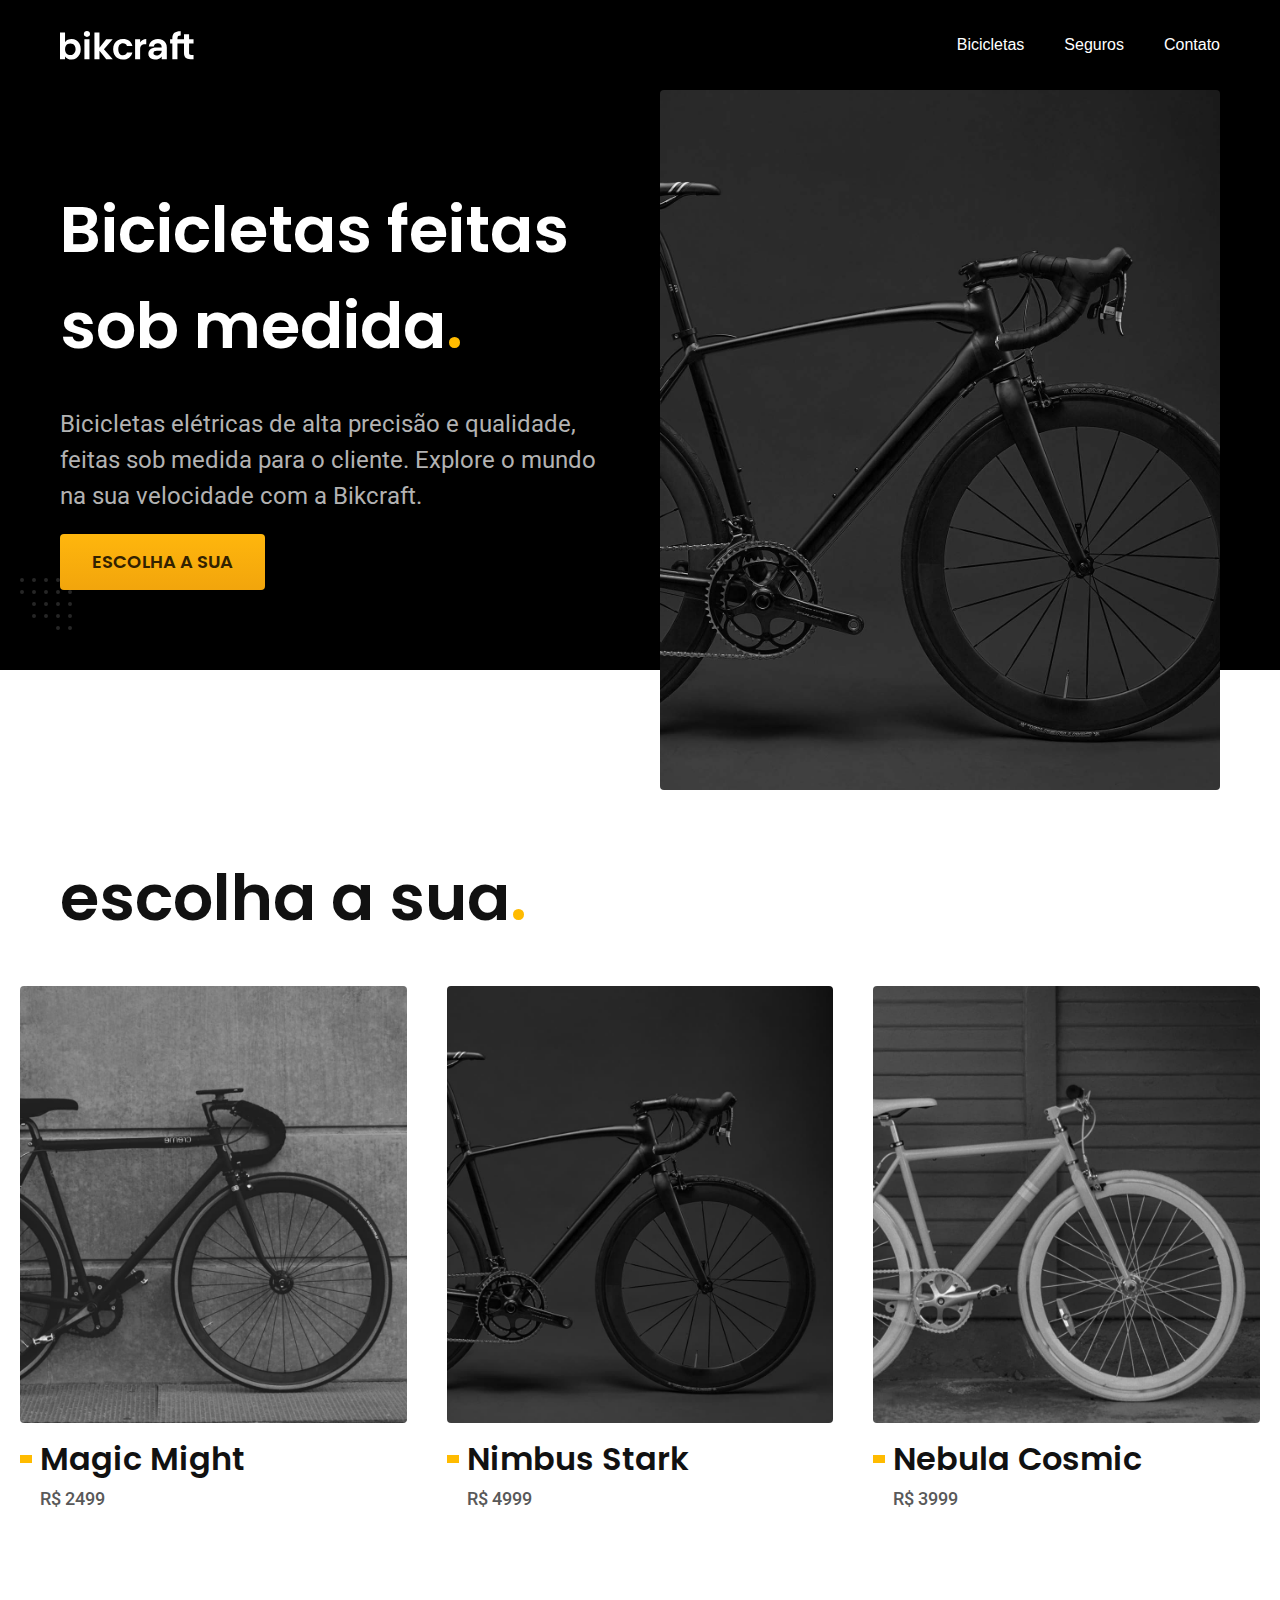
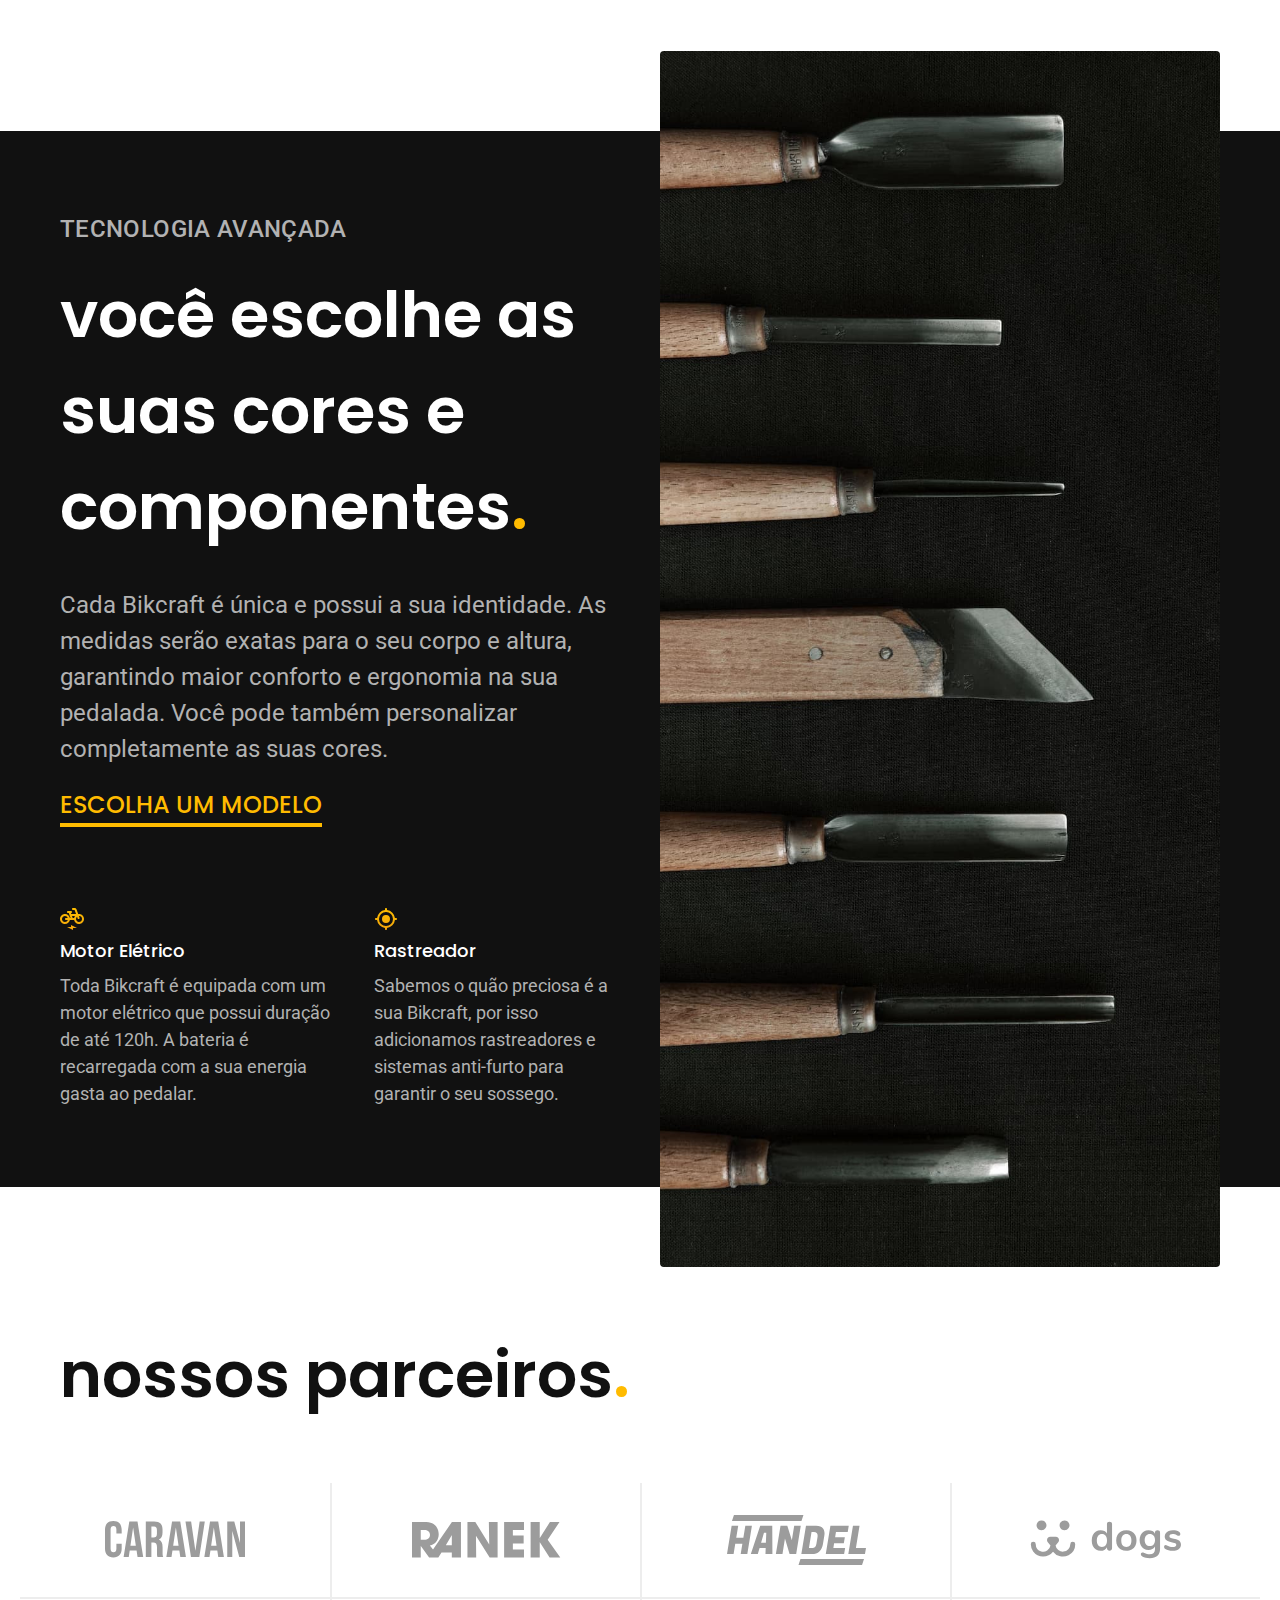
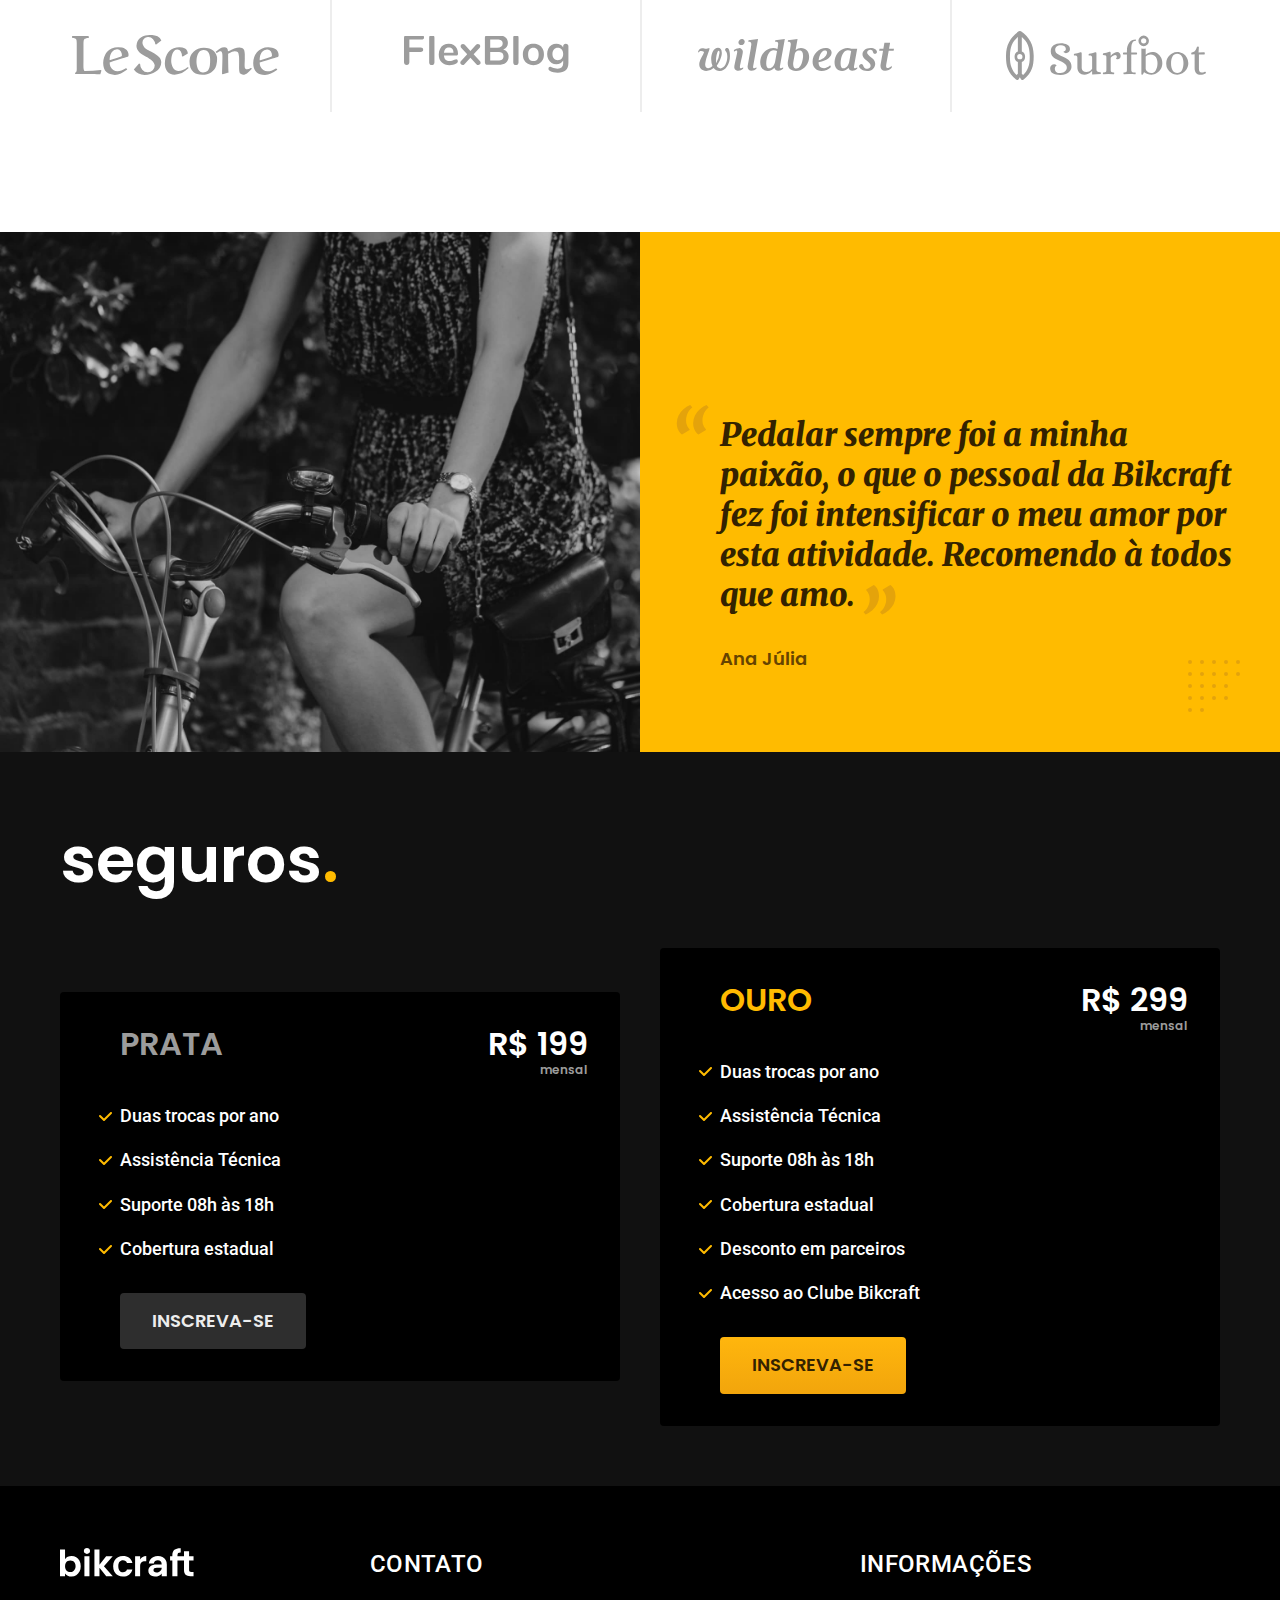
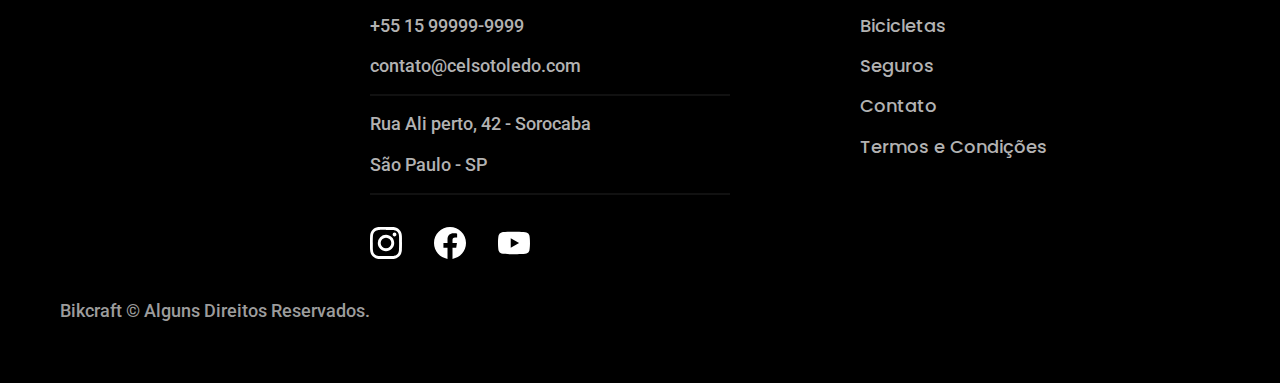
<file: index.html>
<!DOCTYPE html>
<html lang="pt-br">

<head>
  <meta charset="UTF-8">
  <meta name="viewport" content="width=device-width, initial-scale=1.0">
  <title>Bikcraft - Bicicletas Elétricas</title>
  <meta nname="description" content="Bicicletas elétricas de alta precisão e qualidade,  feitas sob medida para o cliente. Explore o mundo na sua velocidade com a Bikcraft.">


  <link rel="shortcut icon" href="./favicon.svg" type="image/svg+xml">
  <link rel="preload" href="./css/style.min.css" as="style">
  <link rel="stylesheet" href="./css/style.min.css">



  <link rel="preconnect" href="https://fonts.googleapis.com">
  <link rel="preconnect" href="https://fonts.gstatic.com" crossorigin>
  <link href="https://fonts.googleapis.com/css2?family=Merriweather:ital,wght@1,900&family=Poppins:wght@400;600&family=Roboto:wght@400;500&display=swap" rel="stylesheet">
  <script>document.documentElement.classList.add('js')</script>
</head>

<body>
  <header class="header-bg">
    <div class="header container">
      <a href="./"><img src="img/bikcraft.svg" width="136" height="32" alt="Bikcraft"></a>
      <nav aria-label="primaria">
        <ul class="header-menu">
          <li><a href="./bicicletas.html">Bicicletas</a></li>
          <li><a href="./seguros.html">Seguros</a></li>
          <li><a href="./contato.html">Contato</a></li>
        </ul>
      </nav>
    </div>
  </header>

  <main class="introducao-bg">
    <div class="introducao container">
      <div class="introducao-conteudo">
        <h1 data-anime="200" class="font-1-xxl cor-0 fadeInDown">Bicicletas feitas sob medida<span class="cor-p1">.</span></h1>
        <p class="font-2-l cor-5 fadeInDown" data-anime="400" data-clipboard-text="Bicicletas elétricas de alta precisão e qualidade, feitas sob medida para o cliente. Explore o mundo na sua velocidade com a Bikcraft.">Bicicletas elétricas de alta precisão e qualidade, feitas sob medida para o cliente. Explore o mundo na sua velocidade com a Bikcraft.
        </p>
        <a data-anime="600" class="botao fadeInDown" href="./Bicicletas.html">Escolha a sua</a>
      </div>
      <picture data-anime="800" class="fadeInDown">
        <source media="(max-width: 800px)" srcset="./img/bicicletas/nimbus.jpg">
        <img src="./img/fotos/introducao.jpg" width="1280" height="1600" alt="Bicicleta Elétrica Preta">
      </picture>
    </div>
  </main>

  <article class="bicicletas-lista">
    <h2 class="font-1-xxl container">escolha a sua<span class="cor-p1">.</span></h2>

    <ul>
      <li>
        <a href="./bicicletas/magic.html">
          <img src="./img/bicicletas/magic-home.jpg" width="920" height="1040" alt="Bicicleta preta">
          <h3 class="font-1-xl">Magic Might</h3>
          <span class="font-2-m cor-8">R$ 2499</span>
        </a>
      </li>
      <li>
        <a href="./bicicletas/nimbus.html">
          <img src="./img/bicicletas/nimbus-home.jpg" width="920" height="1040" alt="Bicicleta preta">
          <h3 class="font-1-xl">Nimbus Stark</h3>
          <span class="font-2-m cor-8">R$ 4999</span>
        </a>
      </li>
      <li>
        <a href="./bicicletas/nebula.html">
          <img src="./img/bicicletas/nebula-home.jpg" width="920" height="1040" alt="Bicicleta branca">
          <h3 class="font-1-xl">Nebula Cosmic</h3>
          <span class="font-2-m cor-8">R$ 3999</span>
        </a>
      </li>
    </ul>
  </article>

  <article class="tecnologia-bg">
    <div class="tecnologia container">
      <div class="tecnologia-conteudo">
        <span class="font-2-l-b cor-5">Tecnologia Avançada</span>
        <h2 class="font-1-xxl cor-0">você escolhe as suas cores e componentes<span class="cor-p1">.</span></h2>
        <p class="font-2-l cor-5">Cada Bikcraft é única e possui a sua identidade. As medidas serão exatas para o seu corpo e altura, garantindo maior conforto e ergonomia na sua pedalada. Você pode também personalizar completamente as suas cores.
        </p>
        <a class="link" href="bicicletas.html">Escolha um modelo</a>

        <div class="tecnologia-vantagens">
          <div>
            <img src="./img/icones/eletrica.svg" width="24" height="24" alt="">
            <h3 class="font-1-m cor-0">Motor Elétrico</h3>
            <p class="font-2-s cor-5">Toda Bikcraft é equipada com um motor elétrico que possui duração de até 120h. A bateria é recarregada com a sua energia gasta ao pedalar.</p>
          </div>
          <div>
            <img src="./img/icones/rastreador.svg" width="24" height="24" alt="">
            <h3 class="font-1-m cor-0">Rastreador</h3>
            <p class="font-2-s cor-5">Sabemos o quão preciosa é a sua Bikcraft, por isso adicionamos rastreadores e sistemas anti-furto para garantir o seu sossego.
            </p>
          </div>
        </div>
      </div>

      <div class="tecnologia-imagem">
        <img src="./img/fotos/tecnologia.jpg" width="1200" height="1920" alt="">
      </div>
    </div>
  </article>

  <section class="parceiros" aria-label="Nossos Parceiros">
    <h2 class="font-1-xxl container">nossos parceiros<span class="cor-p1">.</span></h2>
    <ul>
      <li><img src="./img/parceiros/caravan.svg" width="140" height="38" alt="caravan"></li>
      <li><img src="./img/parceiros/ranek.svg" width="149" height="36" alt="ranekx"></li>
      <li><img src="./img/parceiros/handel.svg" width="139" height="50" alt="handel"></li>
      <li><img src="./img/parceiros/dogs.svg" width="152" height="39" alt="dogs"></li>
      <li><img src="./img/parceiros/lescone.svg" width="208" height="41" alt="lescone"></li>
      <li><img src="./img/parceiros/flexblog.svg" width="165" height="38" alt="flexblog"></li>
      <li><img src="./img/parceiros/wildbeast.svg" width="196" height="34" alt="wildbeast"></li>
      <li><img src="./img/parceiros/surfbot.svg" width="200" height="49" alt="surfbot"></li>
    </ul>

  </section>

  <section class="depoimento" aria-label="Depoimento">
    <div>
      <img src="./img/fotos/depoimento.jpg" width="1560" height="1360" alt="Pessoa pedalando uma bicicleta Bikcraft">
    </div>
    <div class="depoimento-conteudo">
      <blockquote>
        <p class="font-1-xl cor-p5">Pedalar sempre foi a minha paixão, o que o pessoal da Bikcraft fez foi intensificar o meu amor por esta atividade. Recomendo à todos que amo.</p>
      </blockquote>
      <span class="font-1-m-b cor-p4">Ana Júlia</span>
    </div>
  </section>

  <article class="seguros-bg">
    <div class="seguros container">
      <h2 class="font-1-xxl cor-0">seguros<span class="cor-p1">.</span></h2>
      <div class="seguros-item">
        <h3 class="font-1-xl cor-6">PRATA</h3>
        <span class="font-1-xl cor-0">R$ 199<span class="font-1-xs cor-6">mensal</span></span>
        <ul class="font-2-m cor-0">
          <li>Duas trocas por ano</li>
          <li>Assistência Técnica</li>
          <li>Suporte 08h às 18h</li>
          <li>Cobertura estadual</li>
        </ul>
        <a class="botao secundario" href="./orcamento.html?tipo=seguro&produto=prata">Inscreva-se</a>
      </div>

      <div class="seguros-item">
        <h3 class="font-1-xl cor-p1">OURO</h3>
        <span class="font-1-xl cor-0">R$ 299<span class="font-1-xs cor-6">mensal</span></span>
        <ul class="font-2-m cor-0">
          <li>Duas trocas por ano</li>
          <li>Assistência Técnica</li>
          <li>Suporte 08h às 18h</li>
          <li>Cobertura estadual</li>
          <li>Desconto em parceiros</li>
          <li>Acesso ao Clube Bikcraft</li>
        </ul>
        <a class="botao" href="./orcamento.html?tipo=seguro&produto=ouro">Inscreva-se</a>
      </div>
    </div>

  </article>

  <footer class="footer-bg">
    <div class="footer container">
      <img src="./img/bikcraft.svg" width="136" height="32" alt="Bikcraft">
      <div class="footer-contato">
        <h3 class="font-2-l-b cor-0">Contato</h3>
        <ul class="cor-5 font-2-m">
          <li><a href="tel:+5515999999999">+55 15 99999-9999</a></li>
          <li><a href="mailto:contato@celsotoledo.com">contato@celsotoledo.com</a></li>
          <li>Rua Ali perto, 42 - Sorocaba</li>
          <li>São Paulo - SP</li>
        </ul>
        <div class="footer-redes">
          <a href="">
            <img src="./img/redes/instagram.svg" width="32" height="32" alt="Instagram">
          </a>
          <a href="">
            <img src="./img/redes/facebook.svg" width="32" height="32" alt="Facebook">
          </a>
          <a href="">
            <img src="./img/redes/youtube.svg" width="32" height="32" alt="Youtube">
          </a>
        </div>

      </div>
      <div class="footer-informacoes">
        <h3 class="font-2-l-b cor-0">Informações</h3>
        <nav>
          <ul class="font-1-m cor-5">
            <li><a href="./bicicletas.html">Bicicletas</a></li>
            <li><a href="./seguros.html">Seguros</a></li>
            <li><a href="./contato.html">Contato</a></li>
            <li><a href="./termos.html">Termos e Condições</a></li>
          </ul>
        </nav>
      </div>
      <p class="footer-copy font-2-m cor-6">Bikcraft © Alguns Direitos Reservados.</p>
    </div>

  </footer>


  <script src="./js/plugins/simple-anime.js"></script>
  <script src="./js/plugins/clipboard.min.js"></script>
  <script src="./js/script.js"></script>

</body>

</html>
</file>
<file: css/style.min.css>
body{margin:0;font-family:Arial,Helvetica,sans-serif;color:#111}ul{margin:0;padding:0;list-style:none}blockquote,dd,h1,h2,h3,h4,p,ul{margin:0}a{text-decoration:none;color:inherit}img{max-width:100%;height:auto;display:block}img[src$=".jpg"]{border-radius:4px}.font-1-xxl{font:600 4rem/1.5 Poppins,sans-serif}.font-1-xl{font:600 2rem/1.25 Poppins,sans-serif}.font-1-l{font:500 1.5rem/1.5 Poppins,sans-serif}.font-2-l,.font-2-l-b{font:400 1.5rem/1.5 Roboto,sans-serif}.font-2-l-b{font-weight:500;letter-spacing:.015em;text-transform:uppercase}.font-1-m,.font-1-m-b{font:500 1.125rem/1.35 Poppins,sans-serif}.font-1-m-b{font-weight:600}.font-2-m{font:500 1.125rem/1.35 Roboto,sans-serif}.font-1-s{font:500 1.1rem/1.5 Poppins,sans-serif}.font-2-s{font:400 1.125rem/1.5 Roboto,sans-serif}.font-2-xs{font:400 0.875rem/1.45 Roboto,sans-serif}.font-2-xl{font:500 2rem/1.25 Roboto,sans-serif}.font-1-xs{font:600 0.75rem/1 Poppins,sans-serif}@media (max-width:1200px){.font-1-xxl{font-size:3rem}.font-2-l,font-2-l-b{font-size:1.25rem}}@media (max-width:800px){.font-1.xxl{font-size:2rem}.font-1-xl,.font-2-xl{font-size:1.5rem}}:root{--cor-0:#FFFFFF;--cor-1:#F7F7F7;--cor-2:#EDEDED;--cor-3:#DEDEDE;--cor-4:#CCCCCC;--cor-5:#B2B2B2;--cor-6:#9C9C9C;--cor-7:#717171;--cor-8:#595959;--cor-9:#404040;--cor-10:#2E2E2E;--cor-11:#111111;--cor-12:#000000;--cor-p1:#ffbb00;--cor-p2:#E4A30B;--cor-p3:#A66F00;--cor-p4:#664400;--cor-p5:#332200}.cor-0{color:var(--cor-0)}.cor-1{color:var(--cor-1)}.cor-2{color:var(--cor-2)}.cor-3{color:var(--cor-3)}.cor-4{color:var(--cor-4)}.cor-5{color:var(--cor-5)}.cor-6{color:var(--cor-6)}.cor-7{color:var(--cor-7)}.cor-8{color:var(--cor-8)}.cor-9{color:var(--cor-9)}.cor-10{color:var(--cor-10)}.cor-11{color:var(--cor-11)}.cor-12{color:var(--cor-12)}.cor-p1{color:var(--cor-p1)}.cor-p2{color:var(--cor-p2)}.cor-p3{color:var(--cor-p3)}.cor-p4{color:var(--cor-p4)}.cor-p5{color:var(--cor-p5)}.js .fadeInDown{transform:translate3d(0,-20px,0)}.js .fadeInUp{transform:translate3d(0,20px,0)}.js .fadeInRight{transform:translate3d(20px,0,0)}.js .fadeInLeft{transform:translate3d(-20px,0,0)}.js [data-anime]{opacity:0}.js .anime{opacity:1;transform:none;transition:transform .8s,opacity .8s}.header-bg{background-color:var(--cor-12)}.header{display:flex;flex-wrap:wrap;gap:20px;justify-content:space-between;align-items:center;padding-bottom:20px;padding-top:20px}.header-menu{display:flex;flex-wrap:wrap;gap:40px;color:var(--cor-0)}.header-menu a{color:var(--cor-0);padding:16px 0;display:inline-block;position:relative}.header-menu a::after{content:"";display:block;height:2px;width:0;background-color:var(--cor-0);margin-top:4px;position:absolute;transition:.3s}.header-menu a.ativo::after,.header-menu a:hover::after{width:100%}.header-menu a:hover{background-color:var(--cor-10)}@media (max-width:800px){.header-menu{gap:20px}.header-menu a{background:var(--cor-11);padding:12px 16px;border-radius:4px}.header a::after{display:none}}@media (max-width:600px){.header-menu{gap:12px}.header-menu a{padding:8px 12px;font-size:14px}}.footer-bg{background-color:var(--cor-12)}.footer{display:grid;grid-template-columns:3fr 5fr 4fr;gap:40px;padding-top:60px;padding-bottom:60px}.footer h3{margin-bottom:32px}.footer-contato ul{margin-bottom:32px}.footer-contato li:nth-child(2n):after{content:"";display:block;max-width:360px;height:2px;background-color:var(--cor-11);margin-top:16px}.footer li{margin-bottom:16px}.footer-redes{display:flex;gap:32px}.footer a:hover{color:var(--cor-0)}.footer-copy{grid-column:1/-1}@media (max-width:800px){.footer>img{display:none}.footer{grid-template-columns:1fr 1fr}}@media (max-width:600px){.footer{grid-template-columns:1fr;gap:60px}.footer-copy{margin-top:0}}.container{box-sizing:border-box;max-width:1200px;padding-left:20px;padding-right:20px;margin-left:auto;margin-right:auto}.botao{display:inline-block;padding:16px 32px;background:linear-gradient(#ffb60d,#f2a50c);border-radius:4px;box-shadow:0 1px 2px rgba(0,0,0,.1);text-transform:uppercase;color:var(--cor-p5);font:600 1.125rem/1.35 Poppins,sans-serif;max-width:max-content;border:none;cursor:pointer}.botao.secundario{background:var(--cor-10);color:var(--cor-2)}.botao.secundario:hover{background:var(--cor-9)}.botao.seta{display:flex;align-items:center}.botao.seta::after{content:"";display:inline-block;width:18px;height:10px;margin-left:12px;background:url(../img/icones/seta.svg);transition:transform .2s}.botao.seta:hover::after{transform:translateX(4px)}.link{display:inline-block;color:var(--cor-p1);font:500 1.5rem/1.5 Poppins,sans-serif;text-transform:uppercase}.link::after{content:"";display:block;width:100%;height:4px;background-color:currentColor}.link:hover{color:var(--cor-0)}.botao:hover{background:linear-gradient(#ffb60d,#e59317)}.titulo-bg{padding-top:60px;padding-bottom:60px;background-color:var(--cor-11)}.titulo{background:url(../img/dec/top-right.svg) no-repeat top right 20px}.titulo p{margin-bottom:4px}@media (max-width:800px){.titulo-bg{padding-top:40px;padding-bottom:40px}.titulo p{font-size:1rem;text-transform:lowercase;font-weight:400}}.form{display:grid;grid-template-columns:1fr 1fr;gap:20px}.form label{display:block;font:400 1rem/1.5 Poppins,sans-serif;margin-bottom:4px}.form .col-2{grid-column:span 2}.form input[type=email],.form input[type=text],.form textarea{font:400 1rem/1.5 Roboto,sans-serif;background:var(--cor-1);border:1px solid var(--cor-2);padding:12px;border-radius:4px;width:100%;box-sizing:border-box}.form input[type=email]:focus,.form input[type=text]:focus,.form textarea:focus{outline:0;border-color:var(--cor-p1);background:var(--cor-0);box-shadow:0 0 0 2px #fea}@media (max-width:600px){.form{grid-template-columns:1fr}.form .col-2{grid-column:1}}.introducao-bg{background:var(--cor-12) url(../img/dec/bottom-left.svg) no-repeat bottom 160px left 20px;color:var(--cor-0);box-shadow:inset 0 -120px var(--cor-0)}.introducao{display:grid;grid-template-columns:1fr 1fr;gap:0 40px}.introducao-conteudo{align-self:end;padding-bottom:200px}.introducao img{height:100%;width:100%;object-fit:cover;border-radius:4px}.introducao h1{margin-bottom:32px}.introducao p{margin-bottom:20px}@media (max-width:800px){.introducao-bg{background:var(--cor-11);padding-top:40px;box-shadow:inset 0 -60px var(--cor-0)}.introducao{grid-template-columns:1fr;gap:32px}.introducao-conteudo{padding-bottom:0}.introducao h1{margin-bottom:16px}.introducao img{height:300px;width:100%}}.tecnologia-bg{background-color:var(--cor-11);box-shadow:inset 0 80px var(--cor-0),inset 0 -80px var(--cor-0)}.tecnologia{display:grid;grid-template-columns:1fr 1fr;gap:40px}.tecnologia-imagem img{height:100%;object-fit:cover;object-position:left;width:100%}.tecnologia-conteudo{padding-top:160px;padding-bottom:160px}.tecnologia-conteudo>span{display:block;margin-bottom:20px}.tecnologia-conteudo h2{margin-bottom:32px}.tecnologia-conteudo>p{margin-bottom:20px}.tecnologia a{margin-bottom:80px}.tecnologia-vantagens{display:flex;gap:40px}.tecnologia-vantagens h3{margin-bottom:8px;width:max-content}.tecnologia-vantagens img{width:24px;margin-bottom:8px}@media (max-width:800px){.tecnologia-bg{box-shadow:initial}.tecnologia{grid-template-columns:1fr}.tecnologia-conteudo{padding-top:60px;padding-bottom:60px}.tecnologia-imagem{display:none}.tecnologia a{margin-bottom:60px}}@media (max-width:600px){.tecnologia-vantagens{flex-direction:column}}.parceiros{padding-top:60px;padding-bottom:120px}.parceiros h2{margin-bottom:60px}.parceiros ul{padding:0 20px;max-width:1400px;margin:0 auto;display:grid;grid-template-columns:repeat(4,1fr)}.parceiros li{display:flex;padding:32px;border-left:2px solid var(--cor-2)}.parceiros img{margin:auto}.parceiros li:first-child,.parceiros li:nth-child(5){border-left:none}.parceiros li:nth-child(n+5){border-top:2px solid var(--cor-2)}@media (max-width:800px){.parceiros{padding-bottom:60px}.parceiros h2{margin-bottom:20px}.parceiros li{display:flex;padding-top:20px}.parceiros ul{grid-template-columns:repeat(2,1fr)}.parceiros li:nth-child(n+3){border-top:2px solid var(--cor-2)}.parceiros li:nth-child(odd){border-left:none}}.depoimento{display:grid;grid-template-columns:1fr 1fr;background-color:var(--cor-p1);overflow:hidden}.depoimento img{border-radius:0;width:100%;height:100%;object-fit:cover}.depoimento-conteudo{padding:40px 40px 80px 80px;align-self:end;background:url(../img/dec/bottom-right-p.svg) no-repeat bottom 40px right 40px}.depoimento-conteudo p{font-family:merriweather,Serif;font-style:italic;font-weight:900;margin-bottom:32px;max-width:32ch;position:relative}.depoimento p::before{content:"“";font-size:5rem;color:var(--cor-p2);position:absolute;left:-50px;top:-20px}.depoimento p::after{content:"”";font-size:5rem;color:var(--cor-p2);position:absolute}@media (min-width:1200px){.depoimento img{max-height:520px}}@media (max-width:800px){.depoimento{grid-template-columns:1fr;text-align:center}.depoimento-conteudo{padding:40px 20px;justify-self:center}.depoimento img{max-height:200px}}.bicicletas-lista{padding-top:60px;padding-bottom:120px}.bicicletas-lista h2{margin-bottom:40px}.bicicletas-lista ul{display:flex;gap:40px;padding:0 20px 20px 20px;max-width:1400px;margin-left:auto;margin-right:auto;overflow-x:auto}#bicicleta .bicicletas-lista ul{padding:0 0 20px 0}.bicicletas-lista li{min-width:280px}.bicicletas-lista a{display:block}.bicicletas-lista img{margin-bottom:16px}.bicicletas-lista h3{margin-bottom:8px;display:flex;align-items:center}.bicicletas-lista h3::before{content:"";background-color:var(--cor-p1);height:8px;width:12px;margin-right:8px;display:inline-block;transition:width .2s}.bicicletas-lista a:hover h3::before{width:24px}.bicicletas-lista li span{padding-left:20px}@media (max-width:800px){.bicicletas-lista{padding-bottom:60px}.bicicletas-lista ul{gap:20px}}.bicicletas-bg{background-image:linear-gradient(to right,var(--cor-0) 30%,var(--cor-11) 0)}.bicicletas{display:grid;grid-template-columns:1fr 1fr;gap:40px;padding-top:60px;padding-bottom:60px;background:url(../img/dec/top-right.svg) no-repeat top 40px right 20px}.bicicletas-imagem{display:grid}.bicicletas-imagem img{grid-area:1/1}.bicicletas-imagem span{grid-area:1/1;place-self:start end;background:var(--cor-12);padding:8px 16px 8px 8px;display:inline-block;border-radius:4px 0 0 4px;margin-top:20px}.bicicletas-conteudo{display:grid;grid-template-columns:1fr auto;align-content:start}.bicicletas-conteudo h2,.bicicletas-conteudo p{grid-column:1/-1}.bicicletas-conteudo h2{margin-bottom:20px}.bicicletas-conteudo h2::before{content:"";display:block;width:12px;height:8px;background-color:var(--cor-p1);margin-bottom:8px}.bicicletas-conteudo p{margin-bottom:32px}.bicicletas a{place-self:end}.bicicletas li{display:flex;align-items:center}.bicicletas li+li{margin-top:16px}.bicicletas-conteudo img{width:24px;margin-right:8px}@media (max-width:800px){.bicicletas-bg{background:var(--cor-11)}.bicicletas{grid-template-columns:1fr;gap:20px;padding-top:40px;padding-bottom:40px}}@media (max-width:600px){.bicicletas-conteudo{grid-template-columns:1fr}.bicicletas-conteudo ul{display:grid;font-size:1rem;grid-template-columns:1fr 1fr;margin-bottom:32px}.bicicletas a{place-self:start}}.bicicleta{display:grid;grid-template-columns:1fr 1fr;align-items:start;gap:40px;padding-top:60px;padding-bottom:60px}#bicicleta .titulo p{text-transform:uppercase}.bicicleta-imagens{display:flex;flex-wrap:wrap;gap:20px}.bicicleta-imagens img{flex:1;min-width:200px}.bicicleta-imagens img:first-child{min-width:100%}.bicicleta-conteudo>p{margin-bottom:32px}.bicicleta-comprar{display:grid;grid-template-columns:max-content auto;align-items:center;justify-items:start;gap:8px 12px;margin-bottom:40px}.bicicleta-comprar a{grid-row:span 2}.bicicleta-comprar span{display:flex;align-items:center;background-color:var(--cor-12);padding:4px 8px;border-radius:4px;gap:8px}.bicicleta-conteudo h2{text-transform:uppercase;letter-spacing:.015em;margin-bottom:12px}.bicicleta-ficha,.bicicleta-informacoes{padding:32px;background-color:var(--cor-12);border-radius:4px}.bicicleta-informacoes{margin-bottom:40px;display:grid;grid-template-columns:1fr 1fr;gap:32px}.bicicleta-informacoes img{width:24px;margin-bottom:8px}.bicicleta-informacoes h3{margin-bottom:8px}.bicicleta-ficha li{padding:4px 0;display:flex;justify-content:space-between;border-bottom:1px solid var(--cor-11)}.bicicleta-ficha li:last-child{border-bottom:none}.bicicleta-ficha span{color:var(--cor-6)}@media (max-width:800px){.bicicleta{grid-template-columns:1fr;padding-top:40px;padding-bottom:40px}.bicicleta-imagens{grid-row:2}}@media (max-width:400px){.bicicleta-informacoes{grid-template-columns:1fr}.bicicleta-comprar{grid-template-columns:1fr}}.seguro-bg{background-color:var(--cor-12);box-shadow:inset 0 120px var(--cor-0)}.seguro{display:grid;grid-template-columns:1fr 1fr;gap:40px}.seguro-imagem img{width:100%;height:100%;object-fit:cover}.seguro-conteudo{padding-top:180px;padding-bottom:180px}.seguro h2{margin-bottom:32px}.seguro p{margin-bottom:20px}@media (max-width:800px){.seguro{grid-template-columns:1fr}.seguro-conteudo{padding-top:40px;padding-bottom:0;grid-row:1}.seguro-bg{box-shadow:inset 0 -60px var(--cor-12)}}.seguros-bg{background:var(--cor-11)}.seguros{padding-top:60px;padding-bottom:60px;display:grid;grid-template-columns:1fr 1fr;gap:40px;align-items:center}#seguros .seguros{padding-top:0}.seguros h2{grid-column:1/-1}.seguros-item{background-color:var(--cor-12);padding:32px 32px 32px 60px;display:grid;grid-template-columns:1fr auto;border-radius:4px}.seguros-item h3{margin-bottom:40px}.seguros-item span{grid-column:2;display:block;text-align:right}.seguros-item ul{grid-column:1/-1;margin-bottom:32px}.seguros-item li{display:flex;align-items:center;position:relative}.seguros-item li+li{margin-top:20px}.seguros-item li::before{content:"";display:inline-block;width:13px;height:9px;background-image:url("../img/icones/lista.svg");position:absolute;left:-21px}.seguros-item a{grid-column:1/-1}@media (max-width:800px){.seguros{grid-template-columns:1fr}}.vantagens-bg{background-color:var(--cor-12)}.vantagens{padding-top:120px;padding-bottom:120px}.vantagens h2{margin-bottom:60px}.vantagens ul{display:grid;grid-template-columns:repeat(auto-fit,minmax(280px,max-content));gap:40px 80px}.vantagens h3,.vantagens img{margin-bottom:8px}@media (max-width:800px){.vantagens{padding-top:60px;padding-bottom:60px}}.perguntas{padding-top:120px;padding-bottom:120px}.perguntas h2{padding-top:60px;padding-bottom:60px}.perguntas dl>div{padding:20px;border-radius:4px}.perguntas dl>div:nth-child(odd){background-color:var(--cor-1)}.perguntas button{display:grid;grid-template-columns:auto 1fr auto;align-items:center;gap:8px;cursor:pointer;border:none;background:0 0;width:100%;text-align:left}.perguntas button::before{content:"";display:inline-block;width:12px;height:8px;background-color:var(--cor-p1)}.perguntas button::after{content:"";display:inline-block;width:14px;height:6px;background:url("../img/icones/seta-abrir.svg");transition:.3s}.perguntas button:hover::after,.perguntas button[aria-expanded=true]::after{transform:rotate(180deg)}.js .perguntas dd{display:none}.js .perguntas dd.ativa{display:block}.perguntas dd{padding-left:20px;padding-top:16px;max-width:80ch}@media (max-width:800px){.perguntas{padding-top:60px;padding-bottom:60px}.perguntas h2{padding-bottom:40px}}#contato{background:linear-gradient(var(--cor-11) 600px,var(--cor-1) 0)}.contato{display:grid;grid-template-columns:5fr 7fr}.contato-dados,.contato-formulario{padding:60px;box-shadow:0 1px 2px rgba(0,0,0,.1)}.contato-dados{border-radius:5px 0 0 5px;background:var(--cor-12) url(../img/dec/bottom-left.svg) no-repeat bottom 20px left 20px}.contato-formulario{border-radius:0 5px 5px 0;background:var(--cor-0) url(../img/dec/bottom-right.svg) no-repeat bottom 20px right 20px}.contato-dados h2{margin-bottom:60px}.contato-endereco{margin-bottom:32px;padding-left:28px;background:url("../img/icones/local.svg") no-repeat 0 2px}.contato-endereco p{margin-bottom:8px}.contato-meios a{display:block;max-width:max-content;margin-bottom:8px;padding-left:28px}.contato-meios a:hover{color:var(--cor-0)}.contato-meios a:first-child{background:url(../img/icones/email.svg) no-repeat 0 2px}.contato-meios a:nth-child(2){margin-bottom:32px}.contato-meios a:nth-child(3){background:url(../img/icones/telefone.svg) no-repeat 0 2px;margin-bottom:60px}.contato-redes{display:flex;gap:32px;padding-left:28px}@media (max-width:800px){.contato{grid-template-columns:1fr}.contato-dados,.contato-formulario{padding:20px}.contato-dados{border-radius:5px 5px 0 0;background:var(--cor-12)}.contato-formulario{border-radius:0 0 5px 5px}.contato-dados h2,.contato-meios a:nth-child(3){margin-bottom:32px}.contato-redes{margin-bottom:12px}}.lojas{display:grid;grid-template-columns:1fr 1fr;gap:0 40px;padding-top:120px;padding-bottom:120px}.lojas h2{grid-column:1/-1;margin-bottom:60px}.lojas img{border-radius:4px 4px 0 0}.lojas-item{border-radius:4px;background:var(--cor-0);box-shadow:0 1px 2px rgba(0,0,0,.1)}.lojas-conteudo{display:grid;grid-template-columns:1fr 1fr;gap:32px 16px;padding:32px}.lojas-conteudo h3,.lojas-tempo{grid-column:1/-1}.lojas-dados{display:grid;gap:8px;border-left:2px solid var(--cor-2);padding-left:12px}.lojas-tempo{display:flex;align-items:center;gap:8px}@media (max-width:800px){.lojas{gap:20px;padding-top:60px;padding-bottom:60px}.lojas h2{margin-bottom:32px}.lojas-conteudo{grid-template-columns:1fr}}@media (max-width:600px){.lojas{grid-template-columns:1fr}}#orcamento{background:linear-gradient(var(--cor-11) 600px,var(--cor-1) 0)}.orcamento{display:grid;grid-template-columns:5fr 7fr;padding-bottom:120px}.orcamento h2{text-transform:uppercase;position:relative;display:flex;align-items:center}.orcamento h2::before{content:"";display:inline-block;width:4px;height:8px;background-color:var(--cor-p1);position:absolute;left:-12px}.orcamento-dados,.orcamento-produto{padding:60px;box-shadow:0 1px 2px rgba(0,0,0,.1)}.orcamento-produto{border-radius:5px 0 0 5px;background:var(--cor-12) url(../img/dec/bottom-left.svg) no-repeat bottom 20px left 20px;display:grid;grid-template-columns:1fr 1fr;align-content:start;gap:20px}.orcamento-produto>*{grid-column:1/-1}.orcamento-produto>label{grid-column:initial}.orcamento-produto label{font:400 1rem/1.5 Poppins,sans-serif;color:var(--cor-4);background-color:var(--cor-10);display:grid;padding:12px 16px;border-radius:4px;cursor:pointer;grid-template-columns:auto 1fr auto;align-items:center;border:1px solid var(--cor-10)}.orcamento-produto label::before{content:"";display:inline-block;box-sizing:border-box;width:12px;height:12px;border:1px solid var(--cor-6);border-radius:50%;margin-right:8px}.orcamento-produto label:hover{background-color:var(--cor-9);border-color:var(--cor-9)}.orcamento-produto input:focus+label{box-shadow:0 0 0 2px var(--cor-p1);border-color:var(--cor-12)}.orcamento-produto label span{display:none}.orcamento-produto input:checked+label span{display:inline-block}.orcamento-produto input:checked+label::before{border-color:var(--cor-7);box-shadow:inset 0 0 0 3px var(--cor-0),inset 0 0 0 6px var(--cor-7)}.orcamento-produto input{opacity:0;position:absolute;pointer-events:none}.orcamento-produto input:checked+label{background:var(--cor-0);color:var(--cor-11)}.orcamento-dados{border-radius:0 5px 5px 0;background:var(--cor-0) url(../img/dec/bottom-right.svg) no-repeat bottom 20px right 20px}.orcamento-conteudo{display:none}.orcamento-conteudo h2,.orcamento-dados h2:nth-of-type(n+2){margin-top:20px}#bikcraft:checked~#orcamento-bikcraft,#seguro:checked~#orcamento-seguro{display:grid;gap:20px}.orcamento-detalhes{background:var(--cor-0);padding:20px;grid-template-columns:1fr 1fr;border-radius:4px;align-items:center;display:none}.orcamento-detalhes li{display:flex;align-items:center;margin-bottom:8px}.orcamento-detalhes li img{width:16px;margin-right:8px}.orcamento-produto input:checked+label+.orcamento-detalhes{display:grid}@media (max-width:1200px){.orcamento-dados,.orcamento-produto{padding:32px}}@media (max-width:800px){.orcamento{grid-template-columns:1fr}.orcamento-produto{border-radius:5px 5px 0 0;background:var(--cor-12)}.orcamento-dados{border-radius:0 0 5px 5px}}@media (max-width:400px){.orcamento-produto{grid-template-columns:1fr}}.termos{padding-top:80px;padding-bottom:80px}.termos h2{font-weight:600;margin-bottom:20px}.termos p+h2{margin-top:40px}.termos p{max-width:75ch;margin-bottom:24px}
</file>
